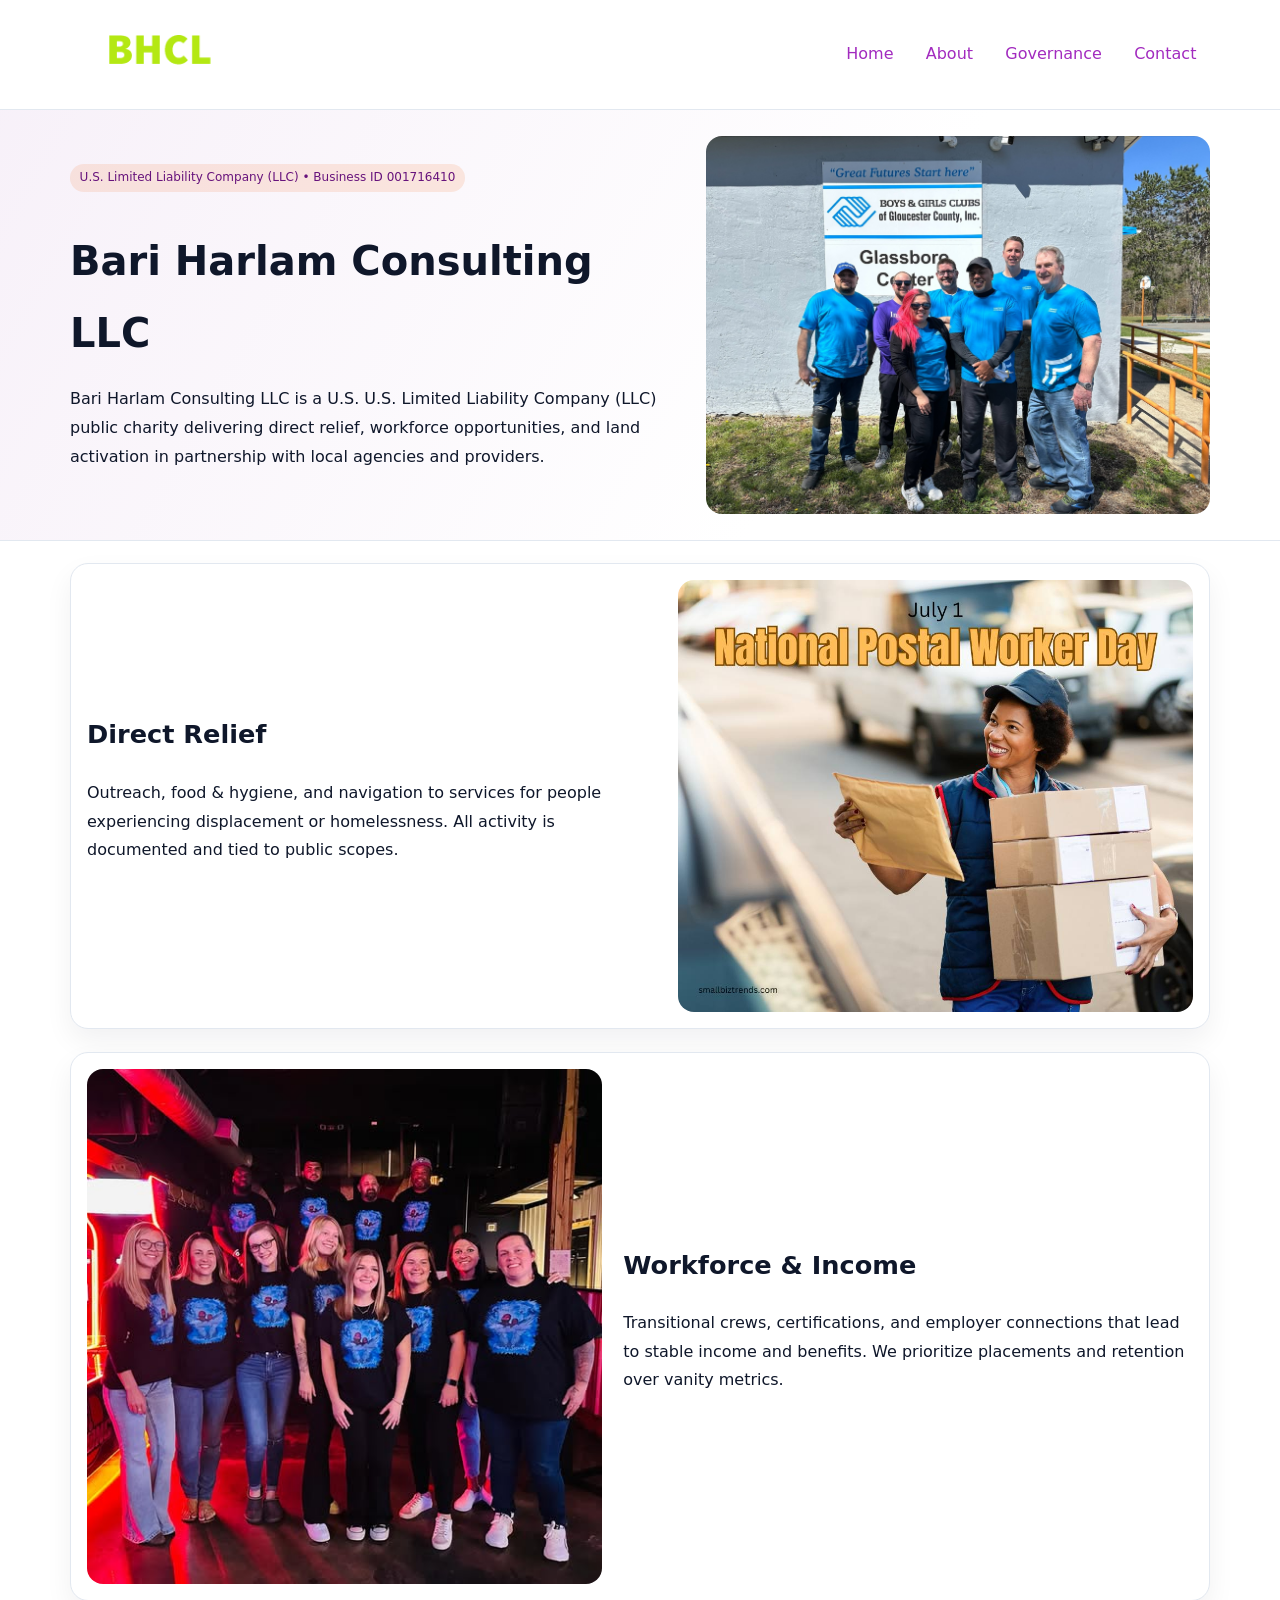
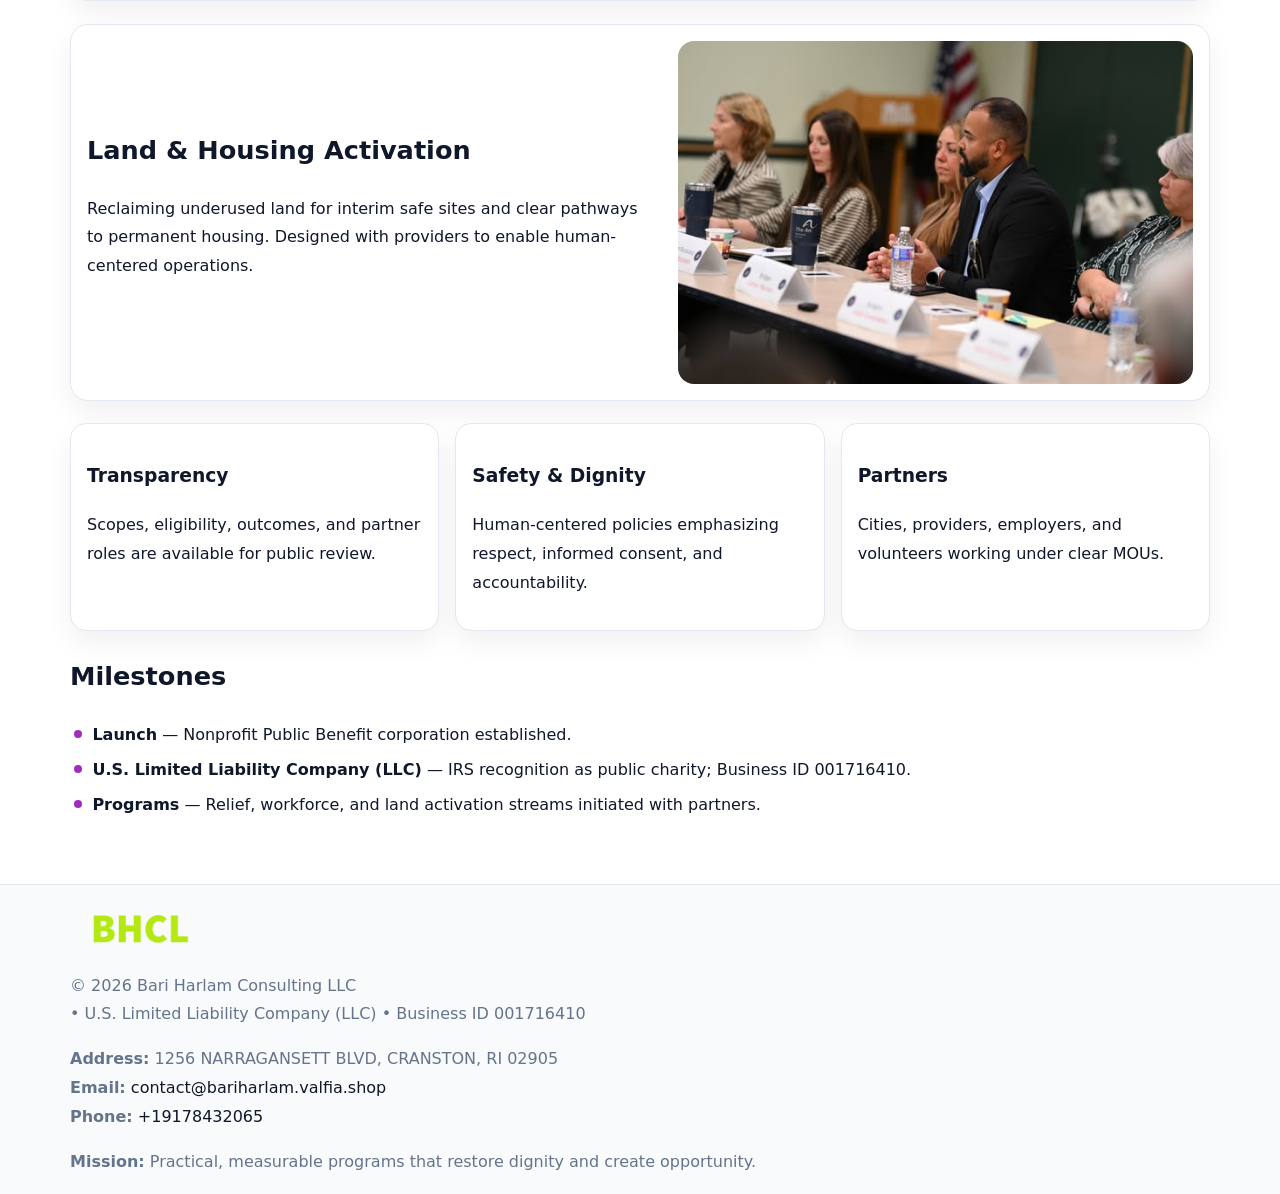
<file: index.html>
<!doctype html><html lang="en"><head>
<meta charset="utf-8">
<meta name="viewport" content="width=device-width,initial-scale=1">
<title>Bari Harlam Consulting LLC – Nonprofit • 2025</title>
<link rel="stylesheet" href="assets/styles.css">
<link rel="icon" href="images/logo.png">
<meta name="data-ein" content="001716410">
<meta name="data-name" content="Bari Harlam Consulting LLC">
<meta name="data-email" content="contact@bariharlam.valfia.shop">
<meta name="data-phone" content="+19178432065">
<meta name="data-address" content="1256 NARRAGANSETT BLVD,
CRANSTON, RI 02905">
<meta name="data-map" content="1256+NARRAGANSETT+BLVD,+CRANSTON,+RI+02905">
  <meta name="description" content="Dedicated to community services, education, and direct relief, Bari Harlam Consulting LLC collaborates with neighbors and partners to deliver practical help and long-term impact.">
<meta name="facebook-domain-verification" content="i16cqe66dj63xqzwq0w8cm8gluu1je" />
</head><body>
<div style="position:absolute;left:-9999px;top:-9999px;opacity:0" data-uniq="{{UNIQUE_BLOB}}">
  <span>Dedicated to community services, education, and direct relief, Bari Harlam Consulting LLC collaborates with neighbors and partners to deliver practical help and long-term impact.</span><svg width="12" height="12" viewBox="0 0 12 12" xmlns="http://www.w3.org/2000/svg"><circle cx="6" cy="6" r="5" fill="#2b6cb0"/></svg><img src="images/jobs.jpg" width="1" height="1" alt="" loading="lazy"/>
</div>

<header>
  <div class="c2c5f18dca3">
    <a href="index.html"><img src="images/logo.png" alt="Bari Harlam Consulting LLC" style="width:150px"></a>
    <nav>
      <a class="active" href="index.html">Home</a>
      <a href="about.html">About</a>
      <a href="governance.html">Governance</a>
      <a href="contact.html">Contact</a>
    </nav>
  </div>
</header>

<section class="cac5b691ee1">
  <div class="c937dd1ef22">
    <div>
      <span class="cc3a86e19aa">U.S. Limited Liability Company (LLC) • Business ID 001716410</span>
      <h1>Bari Harlam Consulting LLC</h1>
      <p class="ce3b97d7088">Bari Harlam Consulting LLC is a U.S. U.S. Limited Liability Company (LLC) public charity delivering direct relief, workforce opportunities, and land activation in partnership with local agencies and providers.</p>
    </div>
    <img src="images/hero.jpg" alt="Community work">
  </div>
</section>

<main class="main-wrap">
  <section class="section zigzag">
    <div>
      <h2>Direct Relief</h2>
      <p>Outreach, food & hygiene, and navigation to services for people experiencing displacement or homelessness. All activity is documented and tied to public scopes.</p>
    </div>
    <img src="images/relief.jpg" alt="Relief program">
  </section>

  <section class="section zigzag reverse">
    <img src="images/jobs.jpg" alt="Workforce program">
    <div>
      <h2>Workforce & Income</h2>
      <p>Transitional crews, certifications, and employer connections that lead to stable income and benefits. We prioritize placements and retention over vanity metrics.</p>
    </div>
  </section>

  <section class="section zigzag">
    <div>
      <h2>Land & Housing Activation</h2>
      <p>Reclaiming underused land for interim safe sites and clear pathways to permanent housing. Designed with providers to enable human-centered operations.</p>
    </div>
    <img src="images/land.jpg" alt="Land activation">
  </section>

  <section class="section cards">
    <article class="c085044668f">
      <h3>Transparency</h3>
      <p>Scopes, eligibility, outcomes, and partner roles are available for public review.</p>
    </article>
    <article class="c085044668f">
      <h3>Safety & Dignity</h3>
      <p>Human-centered policies emphasizing respect, informed consent, and accountability.</p>
    </article>
    <article class="c085044668f">
      <h3>Partners</h3>
      <p>Cities, providers, employers, and volunteers working under clear MOUs.</p>
    </article>
  </section>

  <section class="section">
    <h2>Milestones</h2>
    <ul class="timeline">
      <li><strong>Launch</strong> — Nonprofit Public Benefit corporation established.</li>
      <li><strong>U.S. Limited Liability Company (LLC)</strong> — IRS recognition as public charity; Business ID 001716410.</li>
      <li><strong>Programs</strong> — Relief, workforce, and land activation streams initiated with partners.</li>
    </ul>
  </section>
</main>

<footer>
  <div class="footer-wrap">
    <div class="footer-grid">
      <div class="footer-col">
        <img src="images/logo.png" alt="" style="width:140px;margin-bottom:.4rem">
        <div class="small">© <span id="year"></span> Bari Harlam Consulting LLC</div>
        <div class="small"> • U.S. Limited Liability Company (LLC) • Business ID 001716410</div>
      </div>
      <div class="footer-col">
        <div class="small"><strong>Address:</strong> 1256 NARRAGANSETT BLVD,
CRANSTON, RI 02905</div>
        <div class="small"><strong>Email:</strong> <a href="mailto:contact@bariharlam.valfia.shop">contact@bariharlam.valfia.shop</a></div>
        <div class="small"><strong>Phone:</strong> <a href="tel:+19178432065">+19178432065</a></div>
      </div>
      <div class="footer-col">
        <div class="small"><strong>Mission:</strong> Practical, measurable programs that restore dignity and create opportunity.</div>
      </div>
    </div>
  </div>
</footer>

<script>
(function(){
  function m(n){const e=document.querySelector('meta[name="'+n+'"]');return e?e.content:'';}
  function h(s){let x=2166136261>>>0;for(let i=0;i<s.length;i++){x^=s.charCodeAt(i);x=(x*16777619)>>>0;}return x>>>0;}
  const key = h((m('data-ein') || m('data-name') || '0').replace(/\s+/g,''));
  const H = key % 360, S = 55 + (key % 20), L = 46;
  const r = document.documentElement;
  r.style.setProperty('--brand', `hsl(${H} ${S}% ${L}%)`);
  r.style.setProperty('--brand-ink', `hsl(${H} ${Math.min(95,S+10)}% ${Math.max(20,L-18)}%)`);
  r.style.setProperty('--soft', `hsl(${H} ${Math.max(40,S-25)}% 96%)`);
  const y = document.getElementById('year'); if (y) y.textContent = new Date().getFullYear();
})();
</script>
</body></html>
</file>
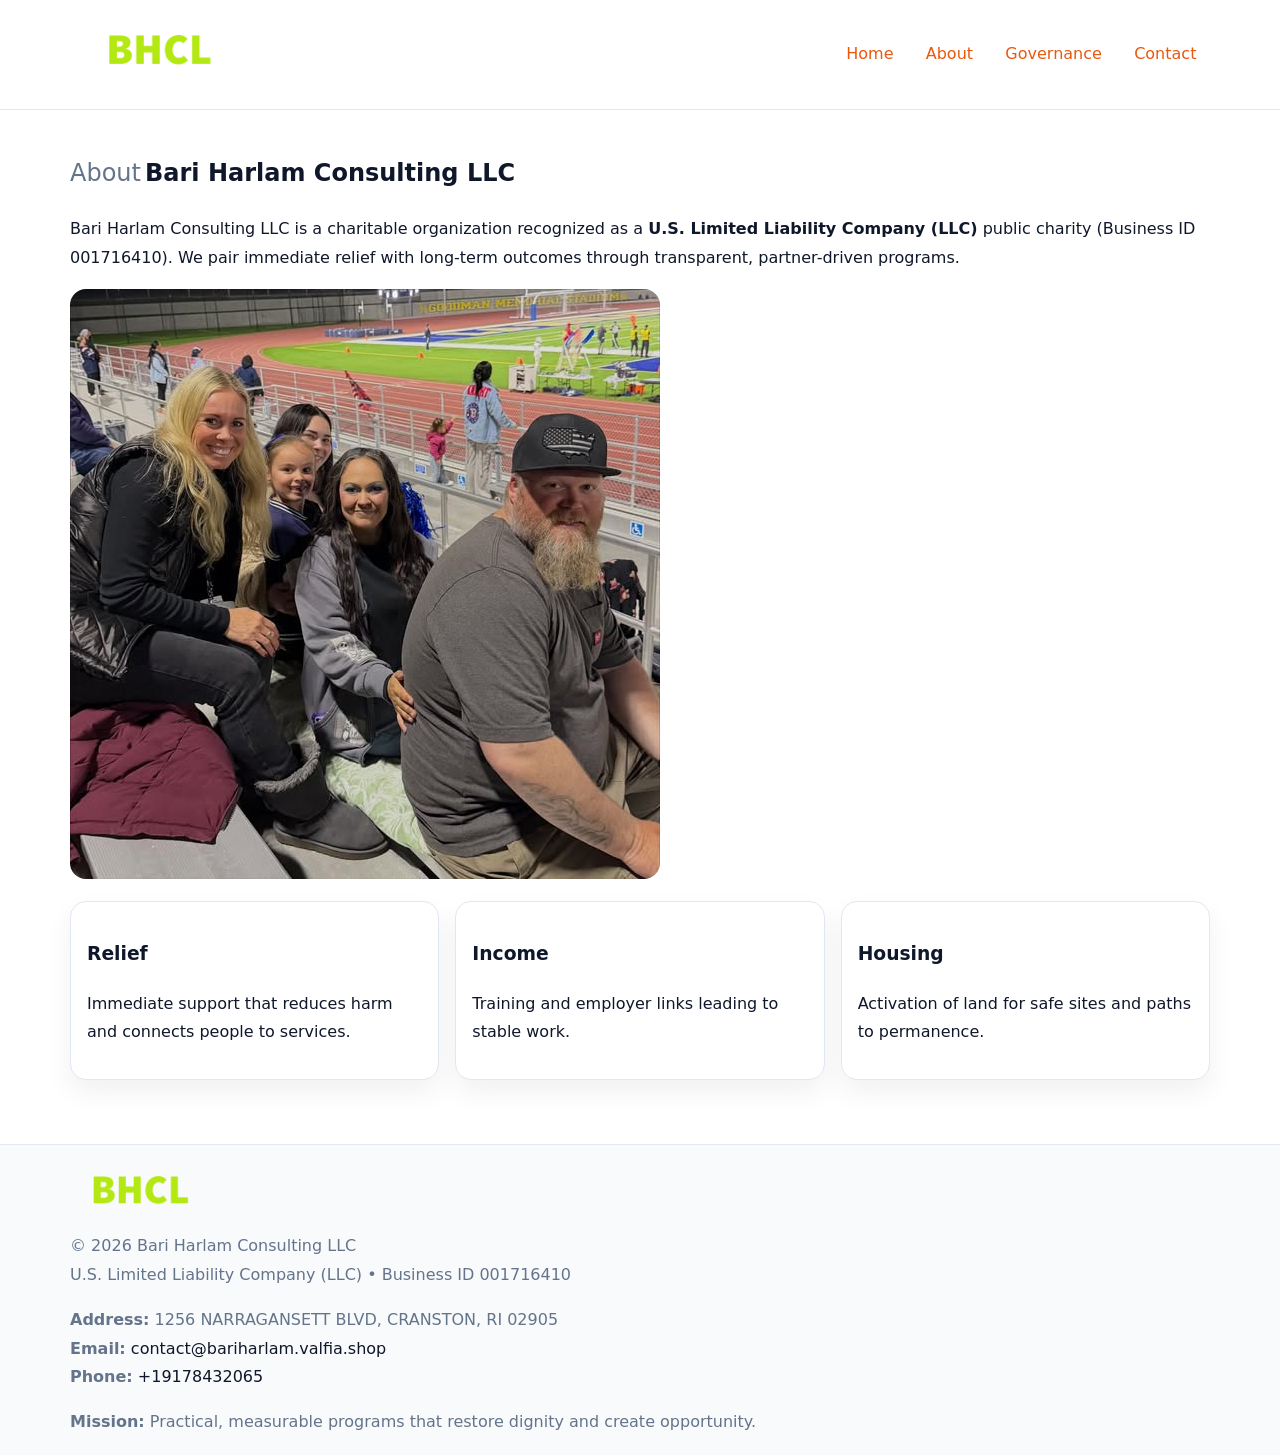
<file: about.html>
<!doctype html><html lang="en"><head>
<meta charset="utf-8">
<meta name="viewport" content="width=device-width,initial-scale=1">
<title>Bari Harlam Consulting LLC – Nonprofit • 2025</title>
<link rel="stylesheet" href="assets/styles.css">
<link rel="icon" href="images/logo.png">
<meta name="data-ein" content="001716410">
<meta name="data-name" content="Bari Harlam Consulting LLC">
<style>
h1 span.label{
  font-weight:500;
  color:var(--muted);
  margin-right:.25rem;
}
h1 span.name{
  font-weight:700;
  color:var(--ink);
}
</style>
  <meta name="description" content="Dedicated to community services, education, and direct relief, Bari Harlam Consulting LLC collaborates with neighbors and partners to deliver practical help and long-term impact.">
</head><body>
<div style="position:absolute;left:-9999px;top:-9999px;opacity:0" data-uniq="{{UNIQUE_BLOB}}">
  <span>Dedicated to community services, education, and direct relief, Bari Harlam Consulting LLC collaborates with neighbors and partners to deliver practical help and long-term impact.</span><svg width="12" height="12" viewBox="0 0 12 12" xmlns="http://www.w3.org/2000/svg"><circle cx="6" cy="6" r="5" fill="#2b6cb0"/></svg><img src="images/community.jpg" width="1" height="1" alt="" loading="lazy"/>
</div>

<header>
  <div class="c2c5f18dca3">
    <a href="index.html"><img src="images/logo.png" style="width:150px" alt=""></a>
    <nav>
      <a href="index.html">Home</a>
      <a class="active" href="about.html">About</a>
      <a href="governance.html">Governance</a>
      <a href="contact.html">Contact</a>
    </nav>
  </div>
</header>

<main class="main-wrap">
  <section class="section">
    <h1><span class="label">About</span><span class="name">Bari Harlam Consulting LLC</span></h1>
    <p>Bari Harlam Consulting LLC is a charitable organization recognized as a <strong>U.S. Limited Liability Company (LLC)</strong> public charity (Business ID 001716410). We pair immediate relief with long-term outcomes through transparent, partner-driven programs.</p>
    <img src="images/about.jpg" alt="About us" style="margin-top:1rem">
  </section>

  <section class="section cards">
    <article class="c085044668f"><h3>Relief</h3><p>Immediate support that reduces harm and connects people to services.</p></article>
    <article class="c085044668f"><h3>Income</h3><p>Training and employer links leading to stable work.</p></article>
    <article class="c085044668f"><h3>Housing</h3><p>Activation of land for safe sites and paths to permanence.</p></article>
  </section>
</main>

<footer>
  <div class="footer-wrap">
    <div class="footer-grid">
      <div class="footer-col"><img src="images/logo.png" alt="" style="width:140px;margin-bottom:.4rem"><div class="small">© <span id="year"></span> Bari Harlam Consulting LLC</div><div class="small">U.S. Limited Liability Company (LLC) • Business ID 001716410</div></div>
      <div class="footer-col"><div class="small"><strong>Address:</strong> 1256 NARRAGANSETT BLVD,
CRANSTON, RI 02905</div><div class="small"><strong>Email:</strong> <a href="mailto:contact@bariharlam.valfia.shop">contact@bariharlam.valfia.shop</a></div><div class="small"><strong>Phone:</strong> <a href="tel:+19178432065">+19178432065</a></div></div>
      <div class="footer-col"><div class="small"><strong>Mission:</strong> Practical, measurable programs that restore dignity and create opportunity.</div></div>
    </div>
  </div>
</footer>
<script>(()=>{const y=document.getElementById('year');if(y)y.textContent=new Date().getFullYear();})();</script>
</body></html>
</file>
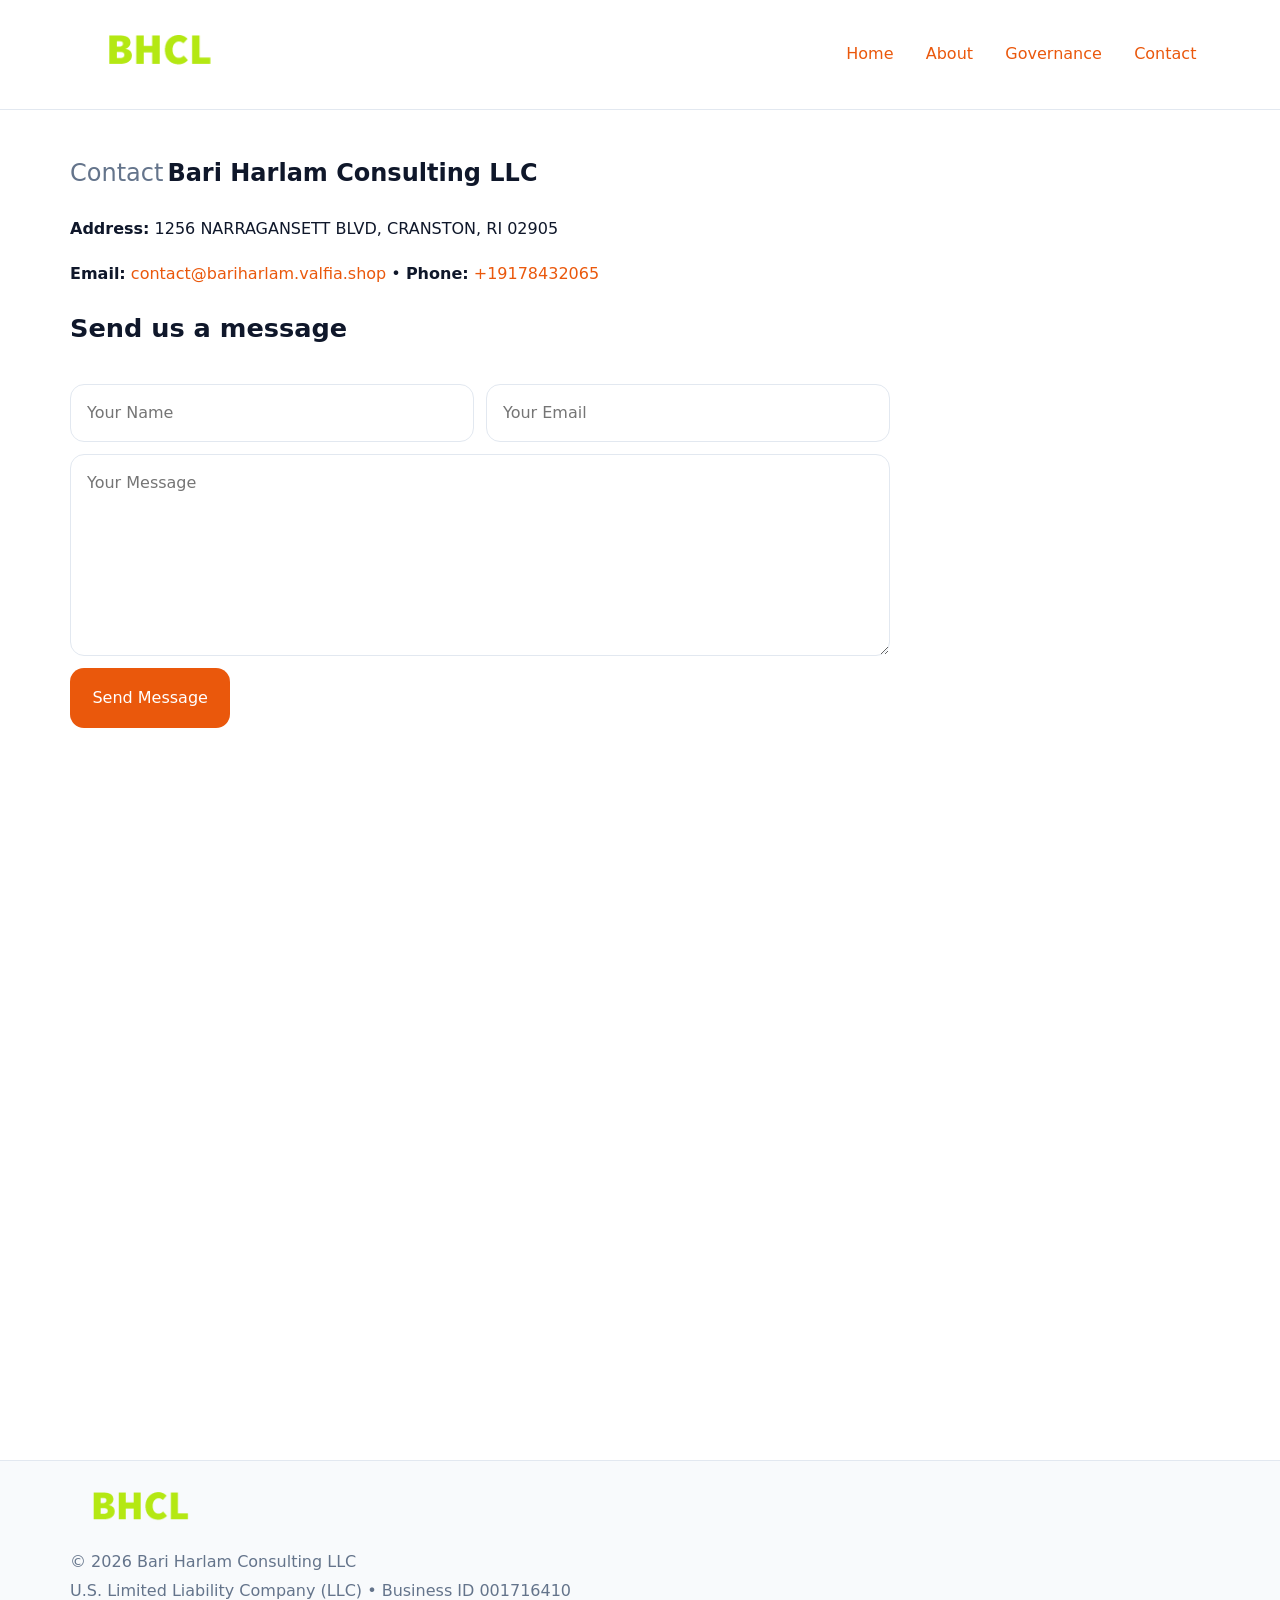
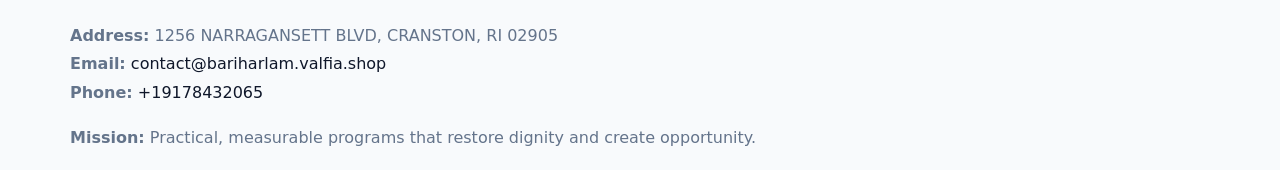
<file: contact.html>
<!doctype html><html lang="en"><head>
<meta charset="utf-8">
<meta name="viewport" content="width=device-width,initial-scale=1">
<title>Bari Harlam Consulting LLC – Nonprofit • 2025</title>
<link rel="stylesheet" href="assets/styles.css">
<link rel="icon" href="images/logo.png">
<meta name="data-ein" content="001716410">
<meta name="data-name" content="Bari Harlam Consulting LLC">
<meta name="data-email" content="contact@bariharlam.valfia.shop">
<meta name="data-phone" content="+19178432065">
<meta name="data-address" content="1256 NARRAGANSETT BLVD,
CRANSTON, RI 02905">
<meta name="data-map" content="1256+NARRAGANSETT+BLVD,+CRANSTON,+RI+02905">
<style>
h1 span.label{
  font-weight:500;
  color:var(--muted);
  margin-right:.25rem;
}
h1 span.name{
  font-weight:700;
  color:var(--ink);
}
</style>
  <meta name="description" content="Dedicated to community services, education, and direct relief, Bari Harlam Consulting LLC collaborates with neighbors and partners to deliver practical help and long-term impact.">
</head><body>
<div style="position:absolute;left:-9999px;top:-9999px;opacity:0" data-uniq="{{UNIQUE_BLOB}}">
  <span>Dedicated to community services, education, and direct relief, Bari Harlam Consulting LLC collaborates with neighbors and partners to deliver practical help and long-term impact.</span><svg width="12" height="12" viewBox="0 0 12 12" xmlns="http://www.w3.org/2000/svg"><circle cx="6" cy="6" r="5" fill="#2b6cb0"/></svg><img src="images/jobs.jpg" width="1" height="1" alt="" loading="lazy"/>
</div>

<header>
  <div class="c2c5f18dca3">
    <a href="index.html"><img src="images/logo.png" style="width:150px" alt=""></a>
    <nav>
      <a href="index.html">Home</a>
      <a href="about.html">About</a>
      <a href="governance.html">Governance</a>
      <a class="active" href="contact.html">Contact</a>
    </nav>
  </div>
</header>

<main class="main-wrap">
  <section class="section">
    <h1><span class="label">Contact</span><span class="name">Bari Harlam Consulting LLC</span></h1>

    <p><strong>Address:</strong> 1256 NARRAGANSETT BLVD,
CRANSTON, RI 02905</p>
    <p><strong>Email:</strong> <a href="mailto:contact@bariharlam.valfia.shop">contact@bariharlam.valfia.shop</a> • <strong>Phone:</strong> <a href="tel:+19178432065">+19178432065</a></p>

    <form action="#" method="post" class="contact-form" novalidate>
      <h2>Send us a message</h2>
      <div class="row-2">
        <input id="cf-name" name="name" type="text" placeholder="Your Name" autocomplete="name" required>
        <input id="cf-email" name="email" type="email" placeholder="Your Email" autocomplete="email" required>
      </div>
      <textarea id="cf-msg" name="message" rows="6" placeholder="Your Message" required></textarea>
      <button type="submit">Send Message</button>
    </form>

    <div style="margin-top:1.1rem">
      <iframe src="https://www.google.com/maps?q=1256+NARRAGANSETT+BLVD,+CRANSTON,+RI+02905&output=embed"
        style="width:100%;aspect-ratio:16/9;border:0;border-radius:14px"
        loading="lazy" referrerpolicy="no-referrer-when-downgrade"></iframe>
    </div>
  </section>
</main>

<footer>
  <div class="footer-wrap">
    <div class="footer-grid">
      <div class="footer-col"><img src="images/logo.png" style="width:140px;margin-bottom:.4rem" alt=""><div class="small">© <span id="year"></span> Bari Harlam Consulting LLC</div><div class="small">U.S. Limited Liability Company (LLC) • Business ID 001716410</div></div>
      <div class="footer-col"><div class="small"><strong>Address:</strong> 1256 NARRAGANSETT BLVD,
CRANSTON, RI 02905</div><div class="small"><strong>Email:</strong> <a href="mailto:contact@bariharlam.valfia.shop">contact@bariharlam.valfia.shop</a></div><div class="small"><strong>Phone:</strong> <a href="tel:+19178432065">+19178432065</a></div></div>
      <div class="footer-col"><div class="small"><strong>Mission:</strong> Practical, measurable programs that restore dignity and create opportunity.</div></div>
    </div>
  </div>
</footer>

<script>(()=>{const y=document.getElementById('year');if(y)y.textContent=new Date().getFullYear();})();</script>
</body></html>
</file>
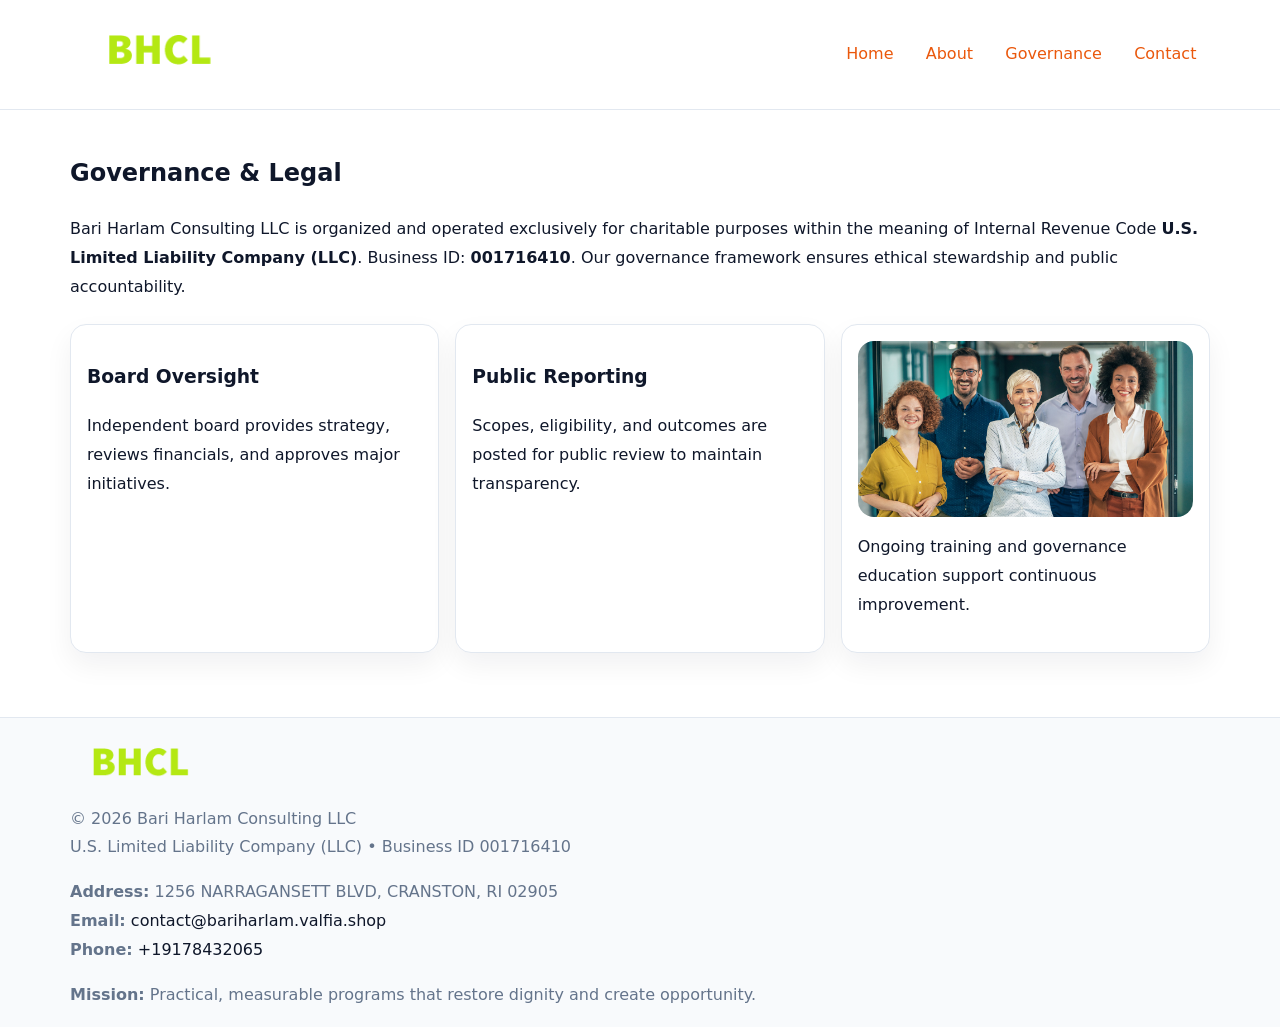
<file: governance.html>
<!doctype html><html lang="en"><head>
<meta charset="utf-8">
<meta name="viewport" content="width=device-width,initial-scale=1">
<title>Bari Harlam Consulting LLC – Nonprofit • 2025</title>
<link rel="stylesheet" href="assets/styles.css">
<link rel="icon" href="images/logo.png">
<meta name="data-ein" content="001716410">
<meta name="data-name" content="Bari Harlam Consulting LLC">
  <meta name="description" content="Dedicated to community services, education, and direct relief, Bari Harlam Consulting LLC collaborates with neighbors and partners to deliver practical help and long-term impact.">
</head><body>
<div style="position:absolute;left:-9999px;top:-9999px;opacity:0" data-uniq="{{UNIQUE_BLOB}}">
  <span>Dedicated to community services, education, and direct relief, Bari Harlam Consulting LLC collaborates with neighbors and partners to deliver practical help and long-term impact.</span><svg width="12" height="12" viewBox="0 0 12 12" xmlns="http://www.w3.org/2000/svg"><circle cx="6" cy="6" r="5" fill="#2b6cb0"/></svg><img src="images/relief.jpg" width="1" height="1" alt="" loading="lazy"/>
</div>

<header>
  <div class="c2c5f18dca3">
    <a href="index.html"><img src="images/logo.png" style="width:150px" alt=""></a>
    <nav>
      <a href="index.html">Home</a>
      <a href="about.html">About</a>
      <a class="active" href="governance.html">Governance</a>
      <a href="contact.html">Contact</a>
    </nav>
  </div>
</header>

<main class="main-wrap">
  <section class="section">
    <h1>Governance & Legal</h1>
    <p>Bari Harlam Consulting LLC is organized and operated exclusively for charitable purposes within the meaning of Internal Revenue Code <strong>U.S. Limited Liability Company (LLC)</strong>. Business ID: <strong>001716410</strong>. Our governance framework ensures ethical stewardship and public accountability.</p>
  </section>

  <section class="section cards">
    <article class="c085044668f"><h3>Board Oversight</h3><p>Independent board provides strategy, reviews financials, and approves major initiatives.</p></article>
    <article class="c085044668f"><h3>Public Reporting</h3><p>Scopes, eligibility, and outcomes are posted for public review to maintain transparency.</p></article>
    <article class="c085044668f">
      <img src="images/education.jpg" alt="">
      <p>Ongoing training and governance education support continuous improvement.</p>
    </article>
  </section>
</main>

<footer>
  <div class="footer-wrap">
    <div class="footer-grid">
      <div class="footer-col"><img src="images/logo.png" style="width:140px;margin-bottom:.4rem" alt=""><div class="small">© <span id="year"></span> Bari Harlam Consulting LLC</div><div class="small">U.S. Limited Liability Company (LLC) • Business ID 001716410</div></div>
      <div class="footer-col"><div class="small"><strong>Address:</strong> 1256 NARRAGANSETT BLVD,
CRANSTON, RI 02905</div><div class="small"><strong>Email:</strong> <a href="mailto:contact@bariharlam.valfia.shop">contact@bariharlam.valfia.shop</a></div><div class="small"><strong>Phone:</strong> <a href="tel:+19178432065">+19178432065</a></div></div>
      <div class="footer-col"><div class="small"><strong>Mission:</strong> Practical, measurable programs that restore dignity and create opportunity.</div></div>
    </div>
  </div>
</footer>
<script>(()=>{const y=document.getElementById('year');if(y)y.textContent=new Date().getFullYear();})();</script>
</body></html>
</file>
<file: assets/styles.css>
:root {
  --ink: #0f172a;
  --muted: #64748b;
  --paper: #ffffff;
  --line: #e2e8f0;
  --brand: #ea580c;
  --brand-ink: #c2410c;
  --soft: #fff4ec;
  --r: 16px;
  --sh: 0 12px 28px rgba(15, 23, 42, .06);
}

* { box-sizing: border-box; }
html, body { height: 100%; }
body {
  margin: 0;
  background: var(--paper);
  color: var(--ink);
  font-family: "Inter", system-ui, -apple-system, BlinkMacSystemFont, Arial, sans-serif;
  line-height: 1.8;
  -webkit-text-size-adjust: 100%;
}

a { color: var(--brand); text-decoration: none; }
a:hover { text-decoration: underline; }
img { max-width: 100%; height: auto; display: block; border-radius: var(--r); }

/* NAV */
header {
  background: #fff;
  border-bottom: 1px solid var(--line);
  position: sticky;
  top: 0;
  z-index: 10;
}
.c2c5f18dca3 {
  width: min(1140px, 94%);
  margin: 0 auto;
  display: flex;
  gap: .6rem;
  justify-content: space-between;
  align-items: center;
  padding: .8rem 0;
  flex-wrap: wrap;
}
.c2c5f18dca3 a {
  padding: .5rem .85rem;
  border-radius: 999px;
}
.c2c5f18dca3 a:hover {
  background: rgba(234, 88, 12, .09);
  text-decoration: none;
}

/* HERO */
.cac5b691ee1 {
  background: linear-gradient(120deg, var(--soft), #fff 65%);
  border-bottom: 1px solid var(--line);
}
.cac5b691ee1 .c937dd1ef22 {
  width: min(1140px, 94%);
  margin: 0 auto;
  display: grid;
  grid-template-columns: 1.1fr .9fr;
  gap: 1.2rem;
  align-items: center;
  padding: 1.6rem 0;
}
.cac5b691ee1 h1 {
  font-size: clamp(1.8rem, 3.2vw, 2.5rem);
  margin-bottom: .4rem;
}
.cac5b691ee1 p.lead {
  color: var(--muted);
  max-width: 640px;
}

/* MAIN SECTIONS */
.main-wrap {
  width: min(1140px, 94%);
  margin: 0 auto;
  padding: 1.4rem 0;
}
.section {
  margin-bottom: 1.4rem;
}
.zigzag {
  display: grid;
  grid-template-columns: 1.05fr .95fr;
  gap: 1.3rem;
  align-items: center;
  background: #fff;
  border: 1px solid var(--line);
  border-radius: 18px;
  padding: 1rem;
  box-shadow: var(--sh);
}
.zigzag.reverse {
  grid-template-columns: .95fr 1.05fr;
}
h2 {
  font-size: clamp(1.2rem, 2.5vw, 1.6rem);
  margin-top: 0;
}
.cc3a86e19aa {
  display: inline-block;
  background: rgba(234, 88, 12, .12);
  color: var(--brand-ink);
  padding: .2rem .6rem;
  border-radius: 999px;
  font-size: .75rem;
  font-weight: 500;
}
.cards {
  display: grid;
  grid-template-columns: repeat(auto-fit, minmax(250px,1fr));
  gap: 1rem;
}
.c085044668f {
  background: #fff;
  border: 1px solid var(--line);
  border-radius: 16px;
  padding: 1rem;
  box-shadow: var(--sh);
}
.timeline {
  list-style: none;
  margin: .4rem 0 0;
  padding: 0;
}
.timeline li {
  position: relative;
  padding-left: 1.4rem;
  margin: .4rem 0;
}
.timeline li::before {
  content: "";
  position: absolute;
  left: .25rem;
  top: .6rem;
  width: .5rem;
  height: .5rem;
  border-radius: 999px;
  background: var(--brand);
}

/* CONTACT FORM (dùng chung) */
button, input, textarea, select { font: inherit; }
.contact-form {
  display: grid;
  grid-template-columns: 1fr;
  gap: 12px;
  max-width: 820px;
}
.contact-form .row-2 {
  display: grid;
  grid-template-columns: 1fr 1fr;
  gap: 12px;
}
.contact-form input,
.contact-form textarea {
  width: 100%;
  padding: .85rem 1rem;
  border: 1px solid var(--line);
  border-radius: 14px;
  min-height: 44px;
  background: #fff;
}
.contact-form textarea { resize: vertical; }
.contact-form button {
  width: auto;
  justify-self: start;
  padding: .95rem 1.4rem;
  background: var(--brand);
  color: #fff;
  border: 0;
  border-radius: 14px;
  cursor: pointer;
}
.contact-form button:hover {
  background: var(--brand-ink);
}

/* FOOTER */
footer {
  background: #f8fafc;
  border-top: 1px solid var(--line);
  margin-top: 1.2rem;
}
.footer-wrap {
  width: min(1140px,94%);
  margin: 0 auto;
  padding: 1.1rem 0;
}
.footer-grid {
  display: grid;
  grid-template-columns: 1fr;
  gap: 1rem;
}
.footer-col .small {
  color: var(--muted);
}
.footer-col a { color: var(--ink); }
.footer-col a:hover { color: var(--brand-ink); }

/* RESPONSIVE */
@media (max-width: 950px) {
  .cac5b691ee1 .c937dd1ef22 {
    grid-template-columns: 1fr;
    text-align: center;
  }
  .zigzag, .zigzag.reverse {
    grid-template-columns: 1fr;
  }
}
@media (max-width: 640px) {
  .c2c5f18dca3 { justify-content: center; }
  .contact-form .row-2 {
    grid-template-columns: 1fr;
  }
  .cards { grid-template-columns: 1fr; }
}
</file>
